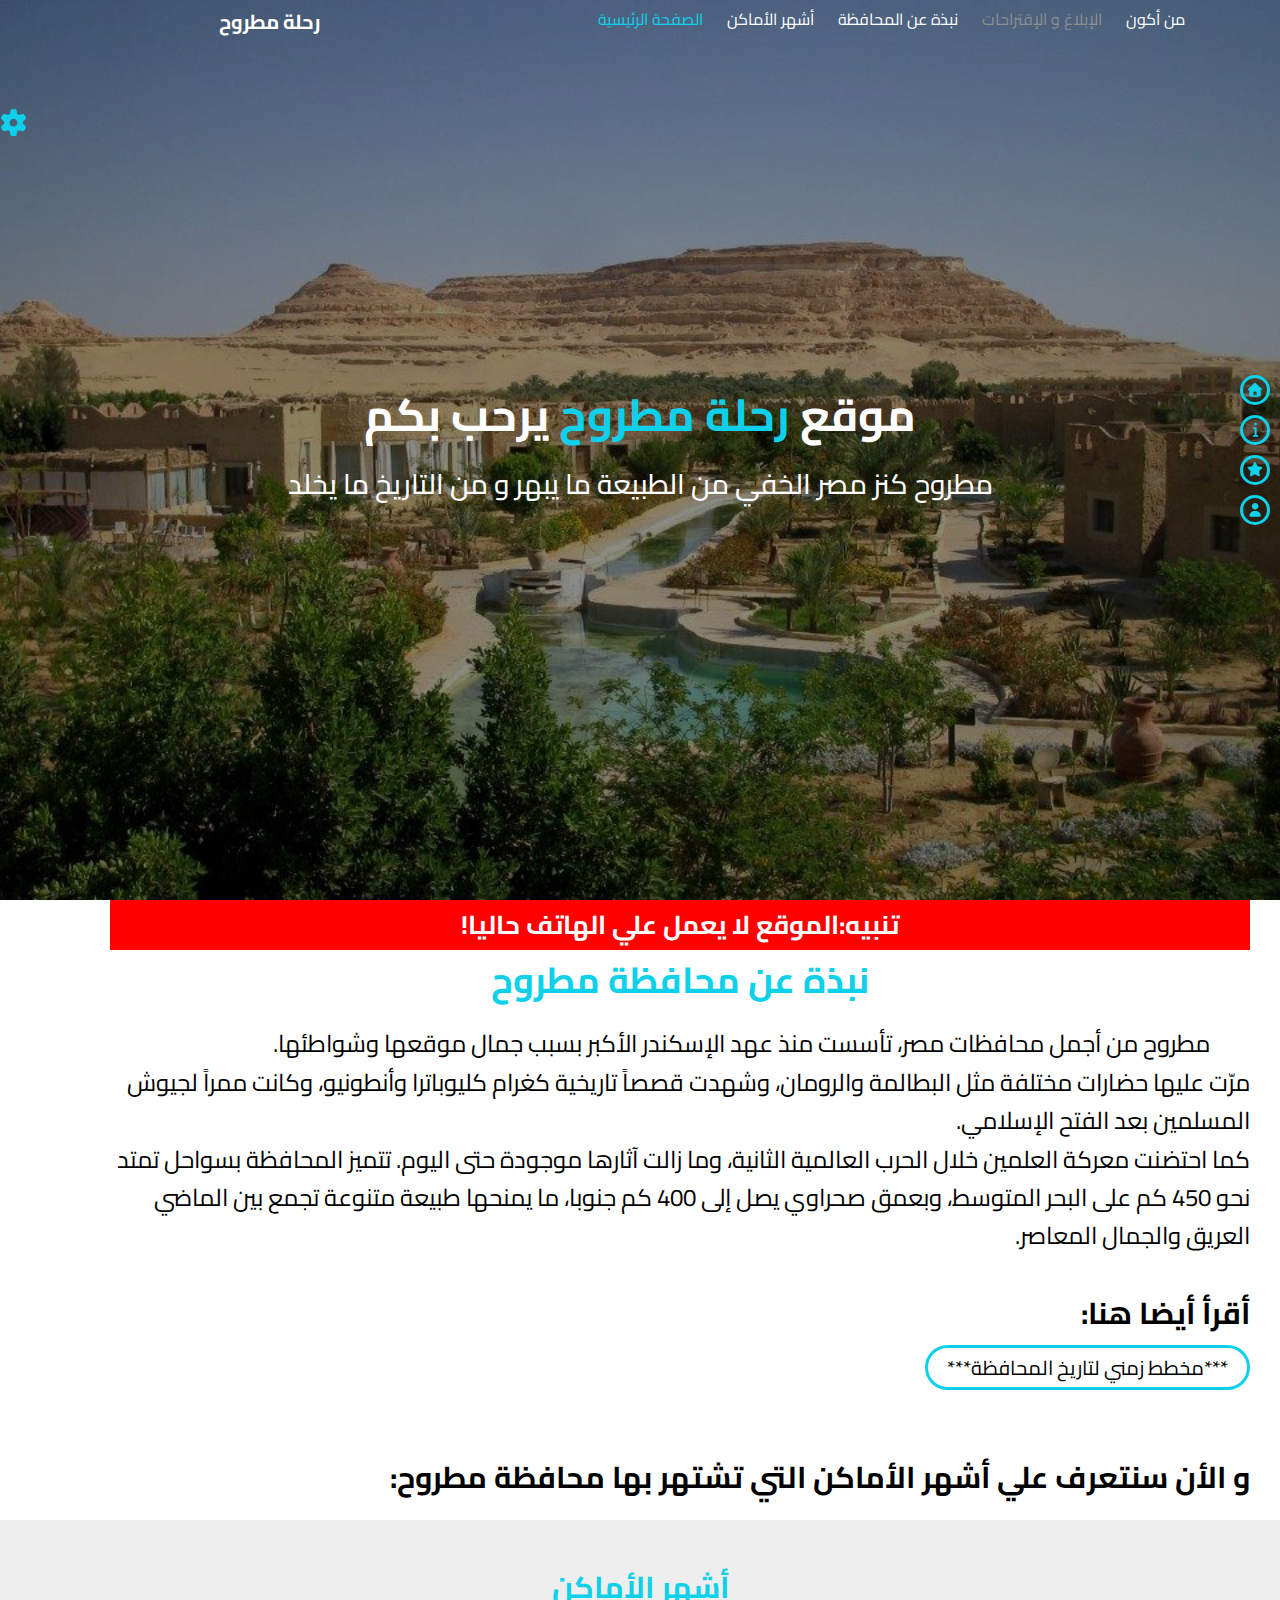
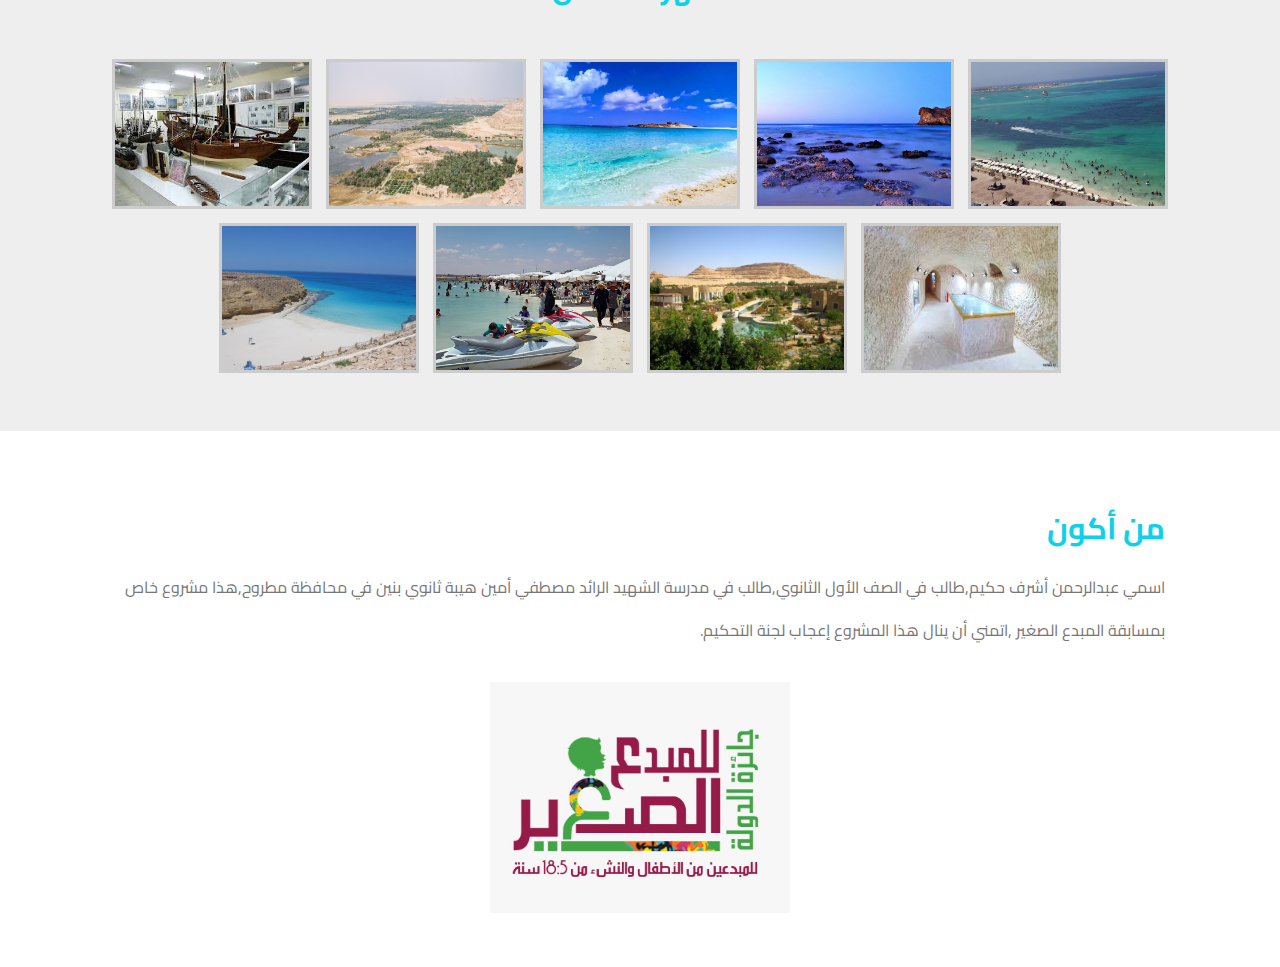
<file: index.html>
<!DOCTYPE html>
<html lang="ar">
<head>
    <meta charset="UTF-8">
    <meta http-equiv="X-UA-Compatible" content="IE=edge">
    <meta name="viewport" content="width=device-width, initial-scale=1.0">
    <!-- <link rel="icon" type="png" href="images/"> -->
    <!-- لكتابة وصف للموقع في محرك البحث -->
    <meta name="description" content="">
    <!-- كلمات مفتاحية يستخدمها الناس في محرك البحث تخص الموقع -->
    <meta name="keywords" content="">
    <!-- اسم المؤلف أو صاحب الموقع -->
    <meta name="author" content="Eg-School-team">
    <title>Matrouh travel/رحلة مطروح</title>
    <link rel="stylesheet" href="CSS/animate.min.css">
    <link rel="stylesheet" href="CSS/aos.css">
    <link rel="stylesheet" href="CSS/leaflet.css">
    <link rel="stylesheet" href="CSS/swiper.css">
    <link rel="stylesheet" href="CSS/fonts.css">
    <link rel="stylesheet" href="CSS/all.min.css">
    <link rel="stylesheet" href="CSS/normalize.css">
    <link rel="stylesheet" href="CSS/matroh.css">
</head>
<body>
<!-- setting-box start -->
<div class="setting-box">
  <div class="toggle-settings">
    <i class="fa fa-gear"></i>
  </div>
  <div class="setting-container">
    
    <div class="option-box">
      <h4>الألوان</h4>
      <ul class="colors-list">
        <li class="active" data-color="rgb(13, 209, 235)"></li>
        <li data-color="#ff0000"></li>
        <li data-color="#b91afb"></li>
        <li data-color="#3add12"></li>
        <li data-color="#ffc107"></li>
      </ul>
    </div>

    <div class="option-box">
      <h4>تغيير الخلفية</h4>
      <div class="option-btu">
        <span class="yes active" data-background="yes">نعم</span>
        <span class="no" data-background="no">لا</span>
      </div>
    </div>

    <div class="option-box">
      <h4>اظهار الإختصارات</h4>
      <div class="bullets-option">
        <span class="yes active" data-display="show">نعم</span>
        <span class="no" data-display="hide">لا</span>
      </div>
    </div>

    <button class="reset-options"> إعادة ضبط الإعدادات</button>

  </div>
</div>
<!-- setting-box end -->
<!-- start nav bullets -->
<div class="nav-bullets">
  <div class="bullet" data-section=".landing-page">
    <i class="icon fa fa-home"></i>
    <div class="nav-tooltip">الشاشة الرئيسية</div>
  </div>

  <div class="bullet" data-section=".matrouh-info">
    <i class="icon fa fa-info"></i>
    <div class="nav-tooltip">عن محافظة مطروح</div>
  </div>

  <div class="bullet" data-section=".FPM">
    <i class="icon fa fa-star"></i>
    <div class="nav-tooltip">أشهر الأماكن</div>
  </div>

  <div class="bullet" data-section=".about-us">
    <i class="icon  fas fa-user"></i>
    <div class="nav-tooltip">من أكون</div>
  </div>

</div>
<!-- end nav bullets -->
<!-- header start -->
<div class="landing-page">
  <div class="overlay"></div>
  <div class="my-container">
    <div class="header-area">
      <div class="links-container">
        <ul class="links">
          <li><a href="#" data-section=".about-us"> من أكون</a></li>
          <li><a href="#" data-section=".report" class="disable"> الإبلاغ و الإقتراحات</a></li>
          <li><a href="#" data-section=".matrouh-info">نبذة عن المحافظة</a></li>
          <li><a href="#" data-section=".FPM">أشهر الأماكن</a></li>
          <li><a href="#" data-section=".landing-page" class="active">الصفحة الرئيسية</a></li>
        </ul>
        <button class="toggle-menu">
          <span></span>
          <span></span>
          <span></span>
        </button>
      </div>
      <div class="logo">رحلة مطروح</div>
    </div>
  </div>
  <div class="introduction-text">
    <h1>موقع <span>رحلة مطروح</span> يرحب بكم</h1>
    <p>مطروح كنز مصر الخفي من الطبيعة ما يبهر و من التاريخ ما يخلد</p>
  </div>
</div>

<!-- header page end -->

<!-- Matrouh info start -->
<div class="matrouh-info">
  <div class="my-container">
    <div class="altbox">
      <p>تنبيه:الموقع لا يعمل علي الهاتف حاليا!</p>
    </div>
    <div class="text">
      <h1 class="h1">نبذة عن محافظة مطروح</h1>
    </div>
      <p class="p-1">مطروح من أجمل محافظات مصر، تأسست منذ عهد الإسكندر الأكبر بسبب جمال موقعها وشواطئها.<br>
        مرّت عليها حضارات مختلفة مثل البطالمة 
        والرومان، وشهدت قصصاً تاريخية كغرام كليوباترا
        وأنطونيو، وكانت ممراً لجيوش 
        المسلمين بعد الفتح الإسلامي.<br> كما احتضنت معركة العلمين خلال
        الحرب العالمية الثانية، وما زالت آثارها موجودة حتى اليوم.
        تتميز المحافظة بسواحل تمتد نحو 450 كم على البحر المتوسط، وبعمق صحراوي يصل إلى 400 كم جنوبا،
        ما يمنحها
        طبيعة متنوعة تجمع بين الماضي
        العريق والجمال المعاصر.
      </p>
      <p class="p-3">أقرأ أيضا هنا: </p>
      <a href="./Pages/TimeLine.html" class="button" target="_self" >***مخطط زمني لتاريخ المحافظة***</a>
      <p class="p-2">
        و الأن سنتعرف علي أشهر الأماكن التي تشتهر بها محافظة مطروح:
      </p>
  </div>
</div>
<!-- Matrouh info end -->

<!-- famous places start -->
<div class="FPM">
  <div class="my-container">
    <h2>أشهر الأماكن</h2>
    <div class="images-box">
      <img src="images/al-awam-beach-marsa-matrouh-3.jpg" alt="شاطئ العوام">
      <img src="images/Cleopatra-Beach-View.jpg" alt="شاطئ كليوباترا">
      <img src="images/Fayrouz-Beach-Marsa-Matrouh-2.jpg" alt="شاطئ فيروز">
      <img src="images/واحة_سيوة_2.jpeg" alt="واحة سيوة">
      <img src="images/Matruoh_museum.jpg" alt="متحف مطروح">
      <img src="images/Romel_cave_museum.jpg" alt="متحف كهف رومل">
      <img src="images/oasissiwah.jpeg" alt="منتجع بحيرة اليمام">
      <img src="images/Lagoon-beach-Marsa-Matruh.jpg" alt="شاطئ اللاغون">
      <img src="images/ageeba-Beach.jpg" alt="شاطئ عجيبة">
    </div>
  </div>
</div>
<!-- famous places end -->

<!-- About us start -->
<div class="about-us" >
  <div class="my-container">
    <div class="info-box">
      <h2>من أكون</h2>
      <p>اسمي عبدالرحمن أشرف حكيم,طالب في الصف الأول الثانوي,طالب في مدرسة
        الشهيد الرائد مصطفي أمين هيبة ثانوي بنين في محافظة مطروح,هذا مشروع خاص بمسابقة المبدع الصغير 
        ,اتمني أن ينال هذا المشروع إعجاب لجنة التحكيم.
      </p>
    </div>
    <div class="image-box">
      <img src="images/2025-07-20-10-24-18Prize-logo.jpg" alt="جائزة المبدع الصغير">
    </div>
  </div>
</div>
<!-- About us end -->
  <script src="JS/aos.js"></script>
  <script src="JS/bootstrap.min.js"></script>
  <script src="JS/leaflet.js"></script> 
  <Script src="JS/main.js"></Script>
</body>

</html>
</file>
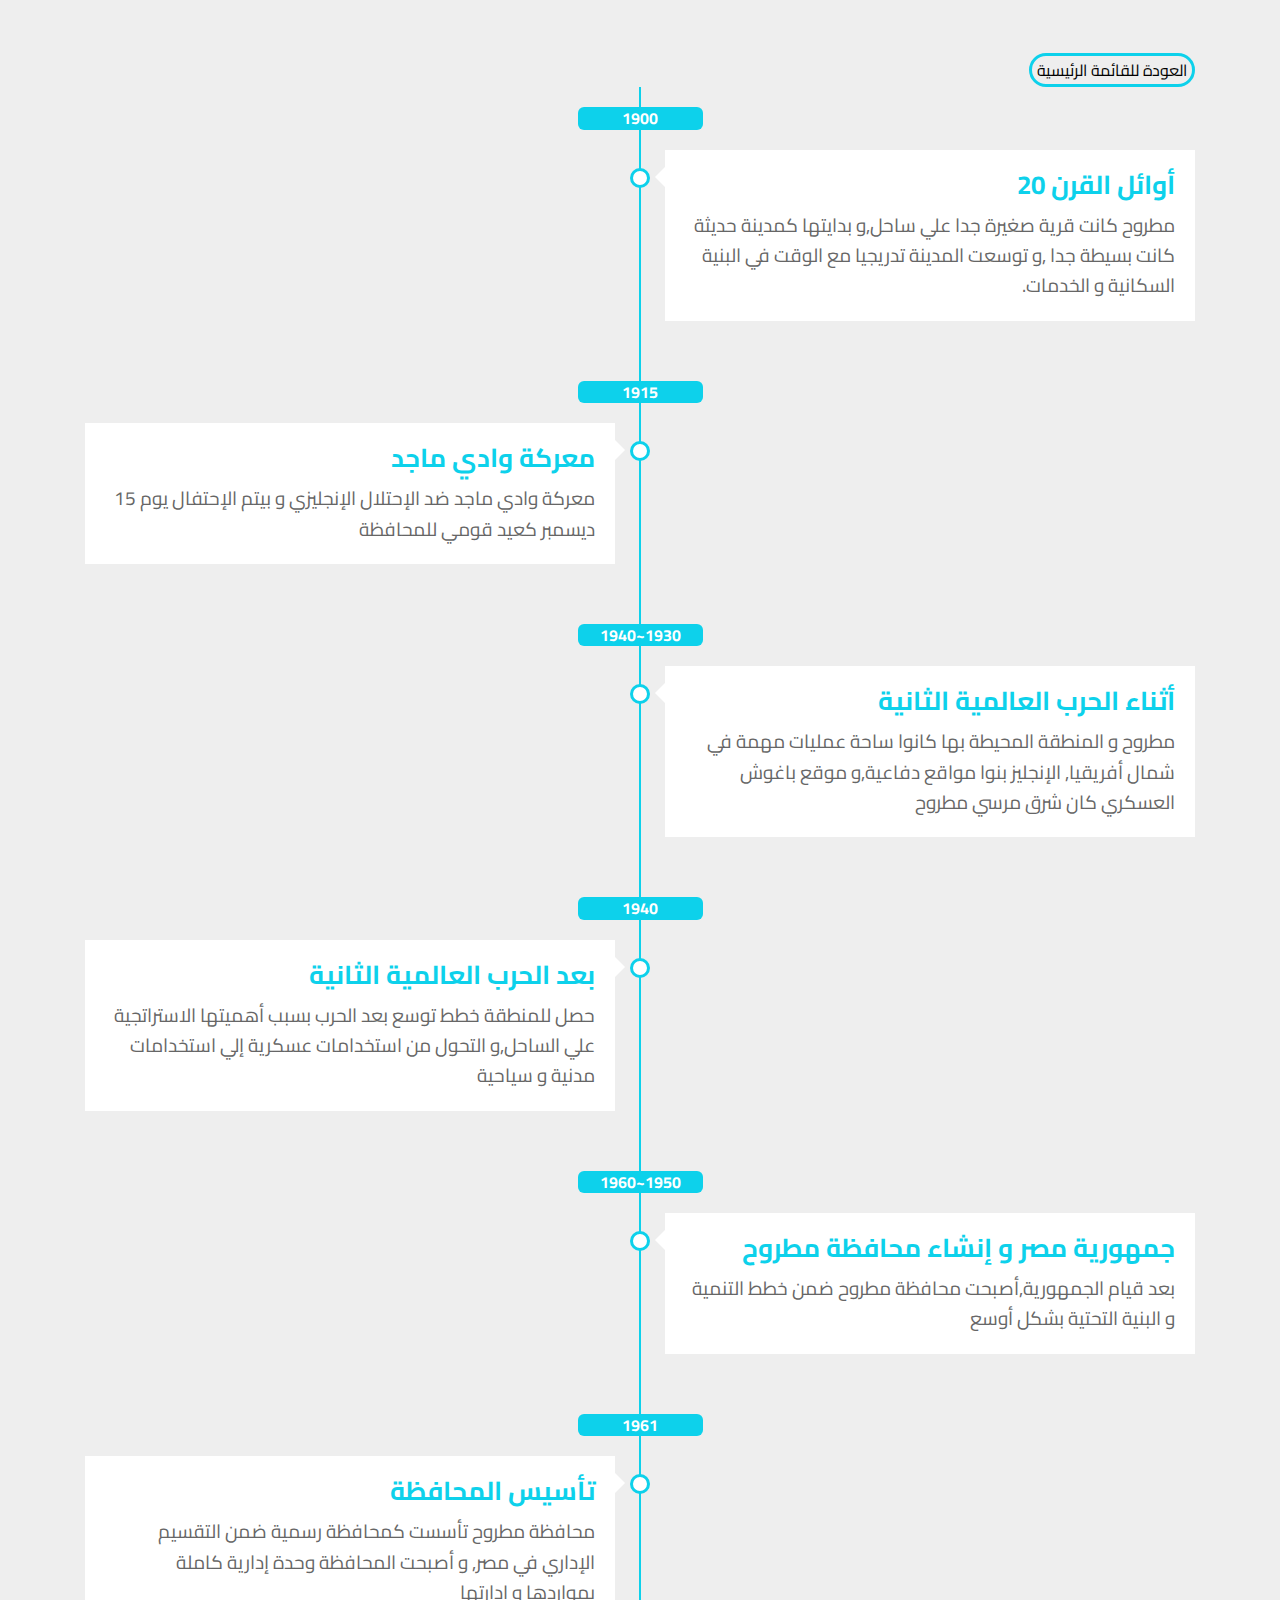
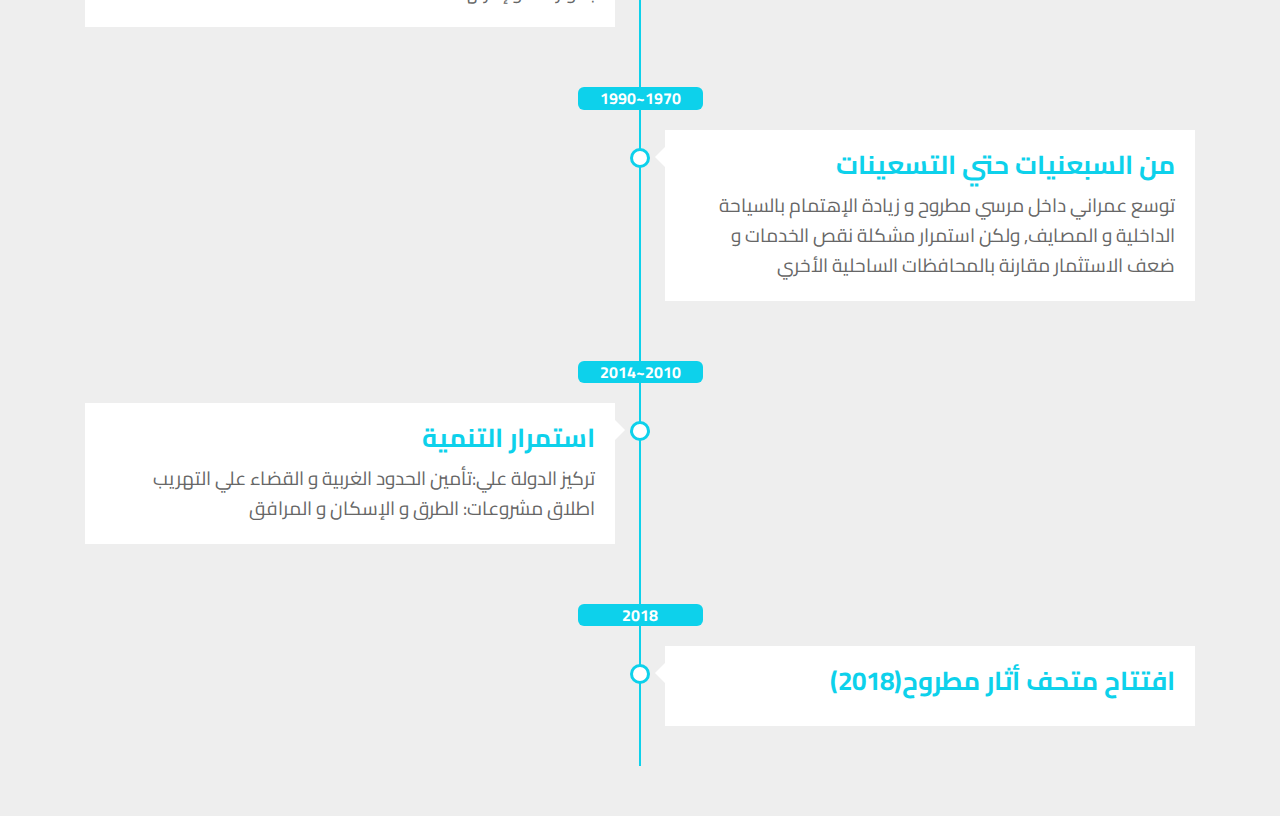
<file: Pages/TimeLine.html>
<!DOCTYPE html>
<html lang="ar">
<head>
    <meta charset="UTF-8">
    <meta http-equiv="X-UA-Compatible" content="IE=edge">
    <meta name="viewport" content="width=device-width, initial-scale=1.0">
    <title>مخطط زمني لتاريخ مطروح</title>
    <link rel="stylesheet" href="../CSS/matroh.css">
    <link rel="stylesheet" href="../CSS/animate.min.css">
    <link rel="stylesheet" href="../CSS/aos.css">
    <link rel="stylesheet" href="../CSS/leaflet.css">
    <link rel="stylesheet" href="../CSS/swiper.css">
    <link rel="stylesheet" href="../CSS/normalize.css">
    <link rel="stylesheet" href="../CSS/fonts.css">
    <link rel="stylesheet" href="../CSS/TimeLine.css">
</head>
<body>
    <!-- start time line -->
    <div class="timeline">
        <div class="my-container">
            <a href="../index.html" class="button">العودة للقائمة الرئيسية</a>
            <div class="timeline-content">
                
                <div class="year">1900</div>
                
                <div class="right">
                    <div class="content">
                        <h3>أوائل القرن 20</h3>
                        <p>مطروح كانت قرية صغيرة جدا علي ساحل,و بدايتها كمدينة حديثة كانت 
                            بسيطة جدا ,و توسعت المدينة تدريجيا مع الوقت في البنية السكانية و الخدمات.
                        </p>
                    </div>
                </div>
                
                <div class="clearfix"></div>

                <div class="year">1915</div>

                <div class="left">
                    <div class="content">
                        <h3>معركة وادي ماجد</h3>
                        <p>
                            معركة وادي ماجد ضد الإحتلال الإنجليزي و بيتم الإحتفال يوم 15 ديسمبر كعيد قومي للمحافظة
                        </p>
                    </div>
                </div>
                
                <div class="clearfix"></div>

                <div class="year">1930~1940</div>

                <div class="right">
                    <div class="content">
                        <h3>أثناء الحرب العالمية الثانية</h3>
                        <p>مطروح و المنطقة المحيطة بها كانوا ساحة عمليات مهمة في شمال أفريقيا,
                            الإنجليز بنوا مواقع دفاعية,و موقع باغوش العسكري كان شرق مرسي مطروح
                        </p>
                    </div>
                </div>

                <div class="clearfix"></div>

                <div class="year">1940</div>

                <div class="left">
                    <div class="content">
                        <h3>بعد الحرب العالمية الثانية</h3>
                        <p>حصل للمنطقة خطط توسع بعد الحرب بسبب أهميتها الاستراتجية علي الساحل,و التحول من استخدامات
                            عسكرية إلي استخدامات مدنية و سياحية
                        </p>
                    </div>
                </div>

                <div class="clearfix"></div>

                <div class="year">1950~1960</div>

                <div class="right">
                    <div class="content">
                        <h3>جمهورية مصر و إنشاء محافظة مطروح</h3>
                        <p>بعد قيام الجمهورية,أصبحت محافظة مطروح ضمن خطط التنمية و البنية التحتية بشكل أوسع</p>
                    </div>
                </div>

                <div class="clearfix"></div>

                <div class="year">1961</div>

                <div class="left">
                    <div class="content">
                        <h3>تأسيس المحافظة</h3>
                        <p>محافظة مطروح تأسست كمحافظة رسمية ضمن التقسيم الإداري في مصر, و 
                            أصبحت المحافظة وحدة إدارية كاملة بمواردها و إدارتها
                        </p>
                    </div>
                </div>

                <div class="clearfix"></div>

                <div class="year">1970~1990</div>

                <div class="right">
                    <div class="content">
                        <h3>من السبعنيات حتي التسعينات</h3>
                        <p>توسع عمراني داخل مرسي مطروح و زيادة الإهتمام بالسياحة الداخلية
                            و المصايف, ولكن استمرار مشكلة نقص الخدمات و ضعف الاستثمار مقارنة بالمحافظات 
                            الساحلية الأخري
                        </p>
                    </div>
                </div>

                <div class="clearfix"></div>

                <div class="year">2010~2014</div>

                <div class="left">
                    <div class="content">
                        <h3>استمرار التنمية</h3>
                        <p>تركيز الدولة علي:تأمين الحدود الغربية و القضاء علي التهريب<br>
                        اطلاق مشروعات:
                        الطرق و الإسكان و المرافق
                        </p>
                    </div>
                </div>

                <div class="clearfix"></div>

                <div class="year">2018</div>

                <div class="right">
                    <div class="content">
                        <h3>افتتاح متحف أثار مطروح(2018)</h3>
                    </div>
                </div>
            </div>
        </div>
    </div>
    <!-- end time line -->
    <script src="../JS/aos.js"></script>
    <script src="../JS/bootstrap.min.js"></script>
    <script src="../JS/leaflet.js"></script> 
    <script src="../JS/TimeLine.js"></script>
</body>
</html>
</file>
<file: CSS/leaflet.css>
/* required styles */

.leaflet-pane,
.leaflet-tile,
.leaflet-marker-icon,
.leaflet-marker-shadow,
.leaflet-tile-container,
.leaflet-pane > svg,
.leaflet-pane > canvas,
.leaflet-zoom-box,
.leaflet-image-layer,
.leaflet-layer {
	position: absolute;
	left: 0;
	top: 0;
	}
.leaflet-container {
	overflow: hidden;
	}
.leaflet-tile,
.leaflet-marker-icon,
.leaflet-marker-shadow {
	-webkit-user-select: none;
	   -moz-user-select: none;
	        user-select: none;
	  -webkit-user-drag: none;
	}
/* Prevents IE11 from highlighting tiles in blue */
.leaflet-tile::selection {
	background: transparent;
}
/* Safari renders non-retina tile on retina better with this, but Chrome is worse */
.leaflet-safari .leaflet-tile {
	image-rendering: -webkit-optimize-contrast;
	}
/* hack that prevents hw layers "stretching" when loading new tiles */
.leaflet-safari .leaflet-tile-container {
	width: 1600px;
	height: 1600px;
	-webkit-transform-origin: 0 0;
	}
.leaflet-marker-icon,
.leaflet-marker-shadow {
	display: block;
	}
/* .leaflet-container svg: reset svg max-width decleration shipped in Joomla! (joomla.org) 3.x */
/* .leaflet-container img: map is broken in FF if you have max-width: 100% on tiles */
.leaflet-container .leaflet-overlay-pane svg {
	max-width: none !important;
	max-height: none !important;
	}
.leaflet-container .leaflet-marker-pane img,
.leaflet-container .leaflet-shadow-pane img,
.leaflet-container .leaflet-tile-pane img,
.leaflet-container img.leaflet-image-layer,
.leaflet-container .leaflet-tile {
	max-width: none !important;
	max-height: none !important;
	width: auto;
	padding: 0;
	}

.leaflet-container img.leaflet-tile {
	/* See: https://bugs.chromium.org/p/chromium/issues/detail?id=600120 */
	mix-blend-mode: plus-lighter;
}

.leaflet-container.leaflet-touch-zoom {
	-ms-touch-action: pan-x pan-y;
	touch-action: pan-x pan-y;
	}
.leaflet-container.leaflet-touch-drag {
	-ms-touch-action: pinch-zoom;
	/* Fallback for FF which doesn't support pinch-zoom */
	touch-action: none;
	touch-action: pinch-zoom;
}
.leaflet-container.leaflet-touch-drag.leaflet-touch-zoom {
	-ms-touch-action: none;
	touch-action: none;
}
.leaflet-container {
	-webkit-tap-highlight-color: transparent;
}
.leaflet-container a {
	-webkit-tap-highlight-color: rgba(51, 181, 229, 0.4);
}
.leaflet-tile {
	filter: inherit;
	visibility: hidden;
	}
.leaflet-tile-loaded {
	visibility: inherit;
	}
.leaflet-zoom-box {
	width: 0;
	height: 0;
	-moz-box-sizing: border-box;
	     box-sizing: border-box;
	z-index: 800;
	}
/* workaround for https://bugzilla.mozilla.org/show_bug.cgi?id=888319 */
.leaflet-overlay-pane svg {
	-moz-user-select: none;
	}

.leaflet-pane         { z-index: 400; }

.leaflet-tile-pane    { z-index: 200; }
.leaflet-overlay-pane { z-index: 400; }
.leaflet-shadow-pane  { z-index: 500; }
.leaflet-marker-pane  { z-index: 600; }
.leaflet-tooltip-pane   { z-index: 650; }
.leaflet-popup-pane   { z-index: 700; }

.leaflet-map-pane canvas { z-index: 100; }
.leaflet-map-pane svg    { z-index: 200; }

.leaflet-vml-shape {
	width: 1px;
	height: 1px;
	}
.lvml {
	behavior: url(#default#VML);
	display: inline-block;
	position: absolute;
	}


/* control positioning */

.leaflet-control {
	position: relative;
	z-index: 800;
	pointer-events: visiblePainted; /* IE 9-10 doesn't have auto */
	pointer-events: auto;
	}
.leaflet-top,
.leaflet-bottom {
	position: absolute;
	z-index: 1000;
	pointer-events: none;
	}
.leaflet-top {
	top: 0;
	}
.leaflet-right {
	right: 0;
	}
.leaflet-bottom {
	bottom: 0;
	}
.leaflet-left {
	left: 0;
	}
.leaflet-control {
	float: left;
	clear: both;
	}
.leaflet-right .leaflet-control {
	float: right;
	}
.leaflet-top .leaflet-control {
	margin-top: 10px;
	}
.leaflet-bottom .leaflet-control {
	margin-bottom: 10px;
	}
.leaflet-left .leaflet-control {
	margin-left: 10px;
	}
.leaflet-right .leaflet-control {
	margin-right: 10px;
	}


/* zoom and fade animations */

.leaflet-fade-anim .leaflet-popup {
	opacity: 0;
	-webkit-transition: opacity 0.2s linear;
	   -moz-transition: opacity 0.2s linear;
	        transition: opacity 0.2s linear;
	}
.leaflet-fade-anim .leaflet-map-pane .leaflet-popup {
	opacity: 1;
	}
.leaflet-zoom-animated {
	-webkit-transform-origin: 0 0;
	    -ms-transform-origin: 0 0;
	        transform-origin: 0 0;
	}
svg.leaflet-zoom-animated {
	will-change: transform;
}

.leaflet-zoom-anim .leaflet-zoom-animated {
	-webkit-transition: -webkit-transform 0.25s cubic-bezier(0,0,0.25,1);
	   -moz-transition:    -moz-transform 0.25s cubic-bezier(0,0,0.25,1);
	        transition:         transform 0.25s cubic-bezier(0,0,0.25,1);
	}
.leaflet-zoom-anim .leaflet-tile,
.leaflet-pan-anim .leaflet-tile {
	-webkit-transition: none;
	   -moz-transition: none;
	        transition: none;
	}

.leaflet-zoom-anim .leaflet-zoom-hide {
	visibility: hidden;
	}


/* cursors */

.leaflet-interactive {
	cursor: pointer;
	}
.leaflet-grab {
	cursor: -webkit-grab;
	cursor:    -moz-grab;
	cursor:         grab;
	}
.leaflet-crosshair,
.leaflet-crosshair .leaflet-interactive {
	cursor: crosshair;
	}
.leaflet-popup-pane,
.leaflet-control {
	cursor: auto;
	}
.leaflet-dragging .leaflet-grab,
.leaflet-dragging .leaflet-grab .leaflet-interactive,
.leaflet-dragging .leaflet-marker-draggable {
	cursor: move;
	cursor: -webkit-grabbing;
	cursor:    -moz-grabbing;
	cursor:         grabbing;
	}

/* marker & overlays interactivity */
.leaflet-marker-icon,
.leaflet-marker-shadow,
.leaflet-image-layer,
.leaflet-pane > svg path,
.leaflet-tile-container {
	pointer-events: none;
	}

.leaflet-marker-icon.leaflet-interactive,
.leaflet-image-layer.leaflet-interactive,
.leaflet-pane > svg path.leaflet-interactive,
svg.leaflet-image-layer.leaflet-interactive path {
	pointer-events: visiblePainted; /* IE 9-10 doesn't have auto */
	pointer-events: auto;
	}

/* visual tweaks */

.leaflet-container {
	background: #ddd;
	outline-offset: 1px;
	}
.leaflet-container a {
	color: #0078A8;
	}
.leaflet-zoom-box {
	border: 2px dotted #38f;
	background: rgba(255,255,255,0.5);
	}


/* general typography */
.leaflet-container {
	font-family: "Helvetica Neue", Arial, Helvetica, sans-serif;
	font-size: 12px;
	font-size: 0.75rem;
	line-height: 1.5;
	}


/* general toolbar styles */

.leaflet-bar {
	box-shadow: 0 1px 5px rgba(0,0,0,0.65);
	border-radius: 4px;
	}
.leaflet-bar a {
	background-color: #fff;
	border-bottom: 1px solid #ccc;
	width: 26px;
	height: 26px;
	line-height: 26px;
	display: block;
	text-align: center;
	text-decoration: none;
	color: black;
	}
.leaflet-bar a,
.leaflet-control-layers-toggle {
	background-position: 50% 50%;
	background-repeat: no-repeat;
	display: block;
	}
.leaflet-bar a:hover,
.leaflet-bar a:focus {
	background-color: #f4f4f4;
	}
.leaflet-bar a:first-child {
	border-top-left-radius: 4px;
	border-top-right-radius: 4px;
	}
.leaflet-bar a:last-child {
	border-bottom-left-radius: 4px;
	border-bottom-right-radius: 4px;
	border-bottom: none;
	}
.leaflet-bar a.leaflet-disabled {
	cursor: default;
	background-color: #f4f4f4;
	color: #bbb;
	}

.leaflet-touch .leaflet-bar a {
	width: 30px;
	height: 30px;
	line-height: 30px;
	}
.leaflet-touch .leaflet-bar a:first-child {
	border-top-left-radius: 2px;
	border-top-right-radius: 2px;
	}
.leaflet-touch .leaflet-bar a:last-child {
	border-bottom-left-radius: 2px;
	border-bottom-right-radius: 2px;
	}

/* zoom control */

.leaflet-control-zoom-in,
.leaflet-control-zoom-out {
	font: bold 18px 'Lucida Console', Monaco, monospace;
	text-indent: 1px;
	}

.leaflet-touch .leaflet-control-zoom-in, .leaflet-touch .leaflet-control-zoom-out  {
	font-size: 22px;
	}


/* layers control */

.leaflet-control-layers {
	box-shadow: 0 1px 5px rgba(0,0,0,0.4);
	background: #fff;
	border-radius: 5px;
	}
.leaflet-control-layers-toggle {
	background-image: url(images/layers.png);
	width: 36px;
	height: 36px;
	}
.leaflet-retina .leaflet-control-layers-toggle {
	background-image: url(images/layers-2x.png);
	background-size: 26px 26px;
	}
.leaflet-touch .leaflet-control-layers-toggle {
	width: 44px;
	height: 44px;
	}
.leaflet-control-layers .leaflet-control-layers-list,
.leaflet-control-layers-expanded .leaflet-control-layers-toggle {
	display: none;
	}
.leaflet-control-layers-expanded .leaflet-control-layers-list {
	display: block;
	position: relative;
	}
.leaflet-control-layers-expanded {
	padding: 6px 10px 6px 6px;
	color: #333;
	background: #fff;
	}
.leaflet-control-layers-scrollbar {
	overflow-y: scroll;
	overflow-x: hidden;
	padding-right: 5px;
	}
.leaflet-control-layers-selector {
	margin-top: 2px;
	position: relative;
	top: 1px;
	}
.leaflet-control-layers label {
	display: block;
	font-size: 13px;
	font-size: 1.08333em;
	}
.leaflet-control-layers-separator {
	height: 0;
	border-top: 1px solid #ddd;
	margin: 5px -10px 5px -6px;
	}

/* Default icon URLs */
.leaflet-default-icon-path { /* used only in path-guessing heuristic, see L.Icon.Default */
	background-image: url(images/marker-icon.png);
	}


/* attribution and scale controls */

.leaflet-container .leaflet-control-attribution {
	background: #fff;
	background: rgba(255, 255, 255, 0.8);
	margin: 0;
	}
.leaflet-control-attribution,
.leaflet-control-scale-line {
	padding: 0 5px;
	color: #333;
	line-height: 1.4;
	}
.leaflet-control-attribution a {
	text-decoration: none;
	}
.leaflet-control-attribution a:hover,
.leaflet-control-attribution a:focus {
	text-decoration: underline;
	}
.leaflet-attribution-flag {
	display: inline !important;
	vertical-align: baseline !important;
	width: 1em;
	height: 0.6669em;
	}
.leaflet-left .leaflet-control-scale {
	margin-left: 5px;
	}
.leaflet-bottom .leaflet-control-scale {
	margin-bottom: 5px;
	}
.leaflet-control-scale-line {
	border: 2px solid #777;
	border-top: none;
	line-height: 1.1;
	padding: 2px 5px 1px;
	white-space: nowrap;
	-moz-box-sizing: border-box;
	     box-sizing: border-box;
	background: rgba(255, 255, 255, 0.8);
	text-shadow: 1px 1px #fff;
	}
.leaflet-control-scale-line:not(:first-child) {
	border-top: 2px solid #777;
	border-bottom: none;
	margin-top: -2px;
	}
.leaflet-control-scale-line:not(:first-child):not(:last-child) {
	border-bottom: 2px solid #777;
	}

.leaflet-touch .leaflet-control-attribution,
.leaflet-touch .leaflet-control-layers,
.leaflet-touch .leaflet-bar {
	box-shadow: none;
	}
.leaflet-touch .leaflet-control-layers,
.leaflet-touch .leaflet-bar {
	border: 2px solid rgba(0,0,0,0.2);
	background-clip: padding-box;
	}


/* popup */

.leaflet-popup {
	position: absolute;
	text-align: center;
	margin-bottom: 20px;
	}
.leaflet-popup-content-wrapper {
	padding: 1px;
	text-align: left;
	border-radius: 12px;
	}
.leaflet-popup-content {
	margin: 13px 24px 13px 20px;
	line-height: 1.3;
	font-size: 13px;
	font-size: 1.08333em;
	min-height: 1px;
	}
.leaflet-popup-content p {
	margin: 17px 0;
	margin: 1.3em 0;
	}
.leaflet-popup-tip-container {
	width: 40px;
	height: 20px;
	position: absolute;
	left: 50%;
	margin-top: -1px;
	margin-left: -20px;
	overflow: hidden;
	pointer-events: none;
	}
.leaflet-popup-tip {
	width: 17px;
	height: 17px;
	padding: 1px;

	margin: -10px auto 0;
	pointer-events: auto;

	-webkit-transform: rotate(45deg);
	   -moz-transform: rotate(45deg);
	    -ms-transform: rotate(45deg);
	        transform: rotate(45deg);
	}
.leaflet-popup-content-wrapper,
.leaflet-popup-tip {
	background: white;
	color: #333;
	box-shadow: 0 3px 14px rgba(0,0,0,0.4);
	}
.leaflet-container a.leaflet-popup-close-button {
	position: absolute;
	top: 0;
	right: 0;
	border: none;
	text-align: center;
	width: 24px;
	height: 24px;
	font: 16px/24px Tahoma, Verdana, sans-serif;
	color: #757575;
	text-decoration: none;
	background: transparent;
	}
.leaflet-container a.leaflet-popup-close-button:hover,
.leaflet-container a.leaflet-popup-close-button:focus {
	color: #585858;
	}
.leaflet-popup-scrolled {
	overflow: auto;
	}

.leaflet-oldie .leaflet-popup-content-wrapper {
	-ms-zoom: 1;
	}
.leaflet-oldie .leaflet-popup-tip {
	width: 24px;
	margin: 0 auto;

	-ms-filter: "progid:DXImageTransform.Microsoft.Matrix(M11=0.70710678, M12=0.70710678, M21=-0.70710678, M22=0.70710678)";
	filter: progid:DXImageTransform.Microsoft.Matrix(M11=0.70710678, M12=0.70710678, M21=-0.70710678, M22=0.70710678);
	}

.leaflet-oldie .leaflet-control-zoom,
.leaflet-oldie .leaflet-control-layers,
.leaflet-oldie .leaflet-popup-content-wrapper,
.leaflet-oldie .leaflet-popup-tip {
	border: 1px solid #999;
	}


/* div icon */

.leaflet-div-icon {
	background: #fff;
	border: 1px solid #666;
	}


/* Tooltip */
/* Base styles for the element that has a tooltip */
.leaflet-tooltip {
	position: absolute;
	padding: 6px;
	background-color: #fff;
	border: 1px solid #fff;
	border-radius: 3px;
	color: #222;
	white-space: nowrap;
	-webkit-user-select: none;
	-moz-user-select: none;
	-ms-user-select: none;
	user-select: none;
	pointer-events: none;
	box-shadow: 0 1px 3px rgba(0,0,0,0.4);
	}
.leaflet-tooltip.leaflet-interactive {
	cursor: pointer;
	pointer-events: auto;
	}
.leaflet-tooltip-top:before,
.leaflet-tooltip-bottom:before,
.leaflet-tooltip-left:before,
.leaflet-tooltip-right:before {
	position: absolute;
	pointer-events: none;
	border: 6px solid transparent;
	background: transparent;
	content: "";
	}

/* Directions */

.leaflet-tooltip-bottom {
	margin-top: 6px;
}
.leaflet-tooltip-top {
	margin-top: -6px;
}
.leaflet-tooltip-bottom:before,
.leaflet-tooltip-top:before {
	left: 50%;
	margin-left: -6px;
	}
.leaflet-tooltip-top:before {
	bottom: 0;
	margin-bottom: -12px;
	border-top-color: #fff;
	}
.leaflet-tooltip-bottom:before {
	top: 0;
	margin-top: -12px;
	margin-left: -6px;
	border-bottom-color: #fff;
	}
.leaflet-tooltip-left {
	margin-left: -6px;
}
.leaflet-tooltip-right {
	margin-left: 6px;
}
.leaflet-tooltip-left:before,
.leaflet-tooltip-right:before {
	top: 50%;
	margin-top: -6px;
	}
.leaflet-tooltip-left:before {
	right: 0;
	margin-right: -12px;
	border-left-color: #fff;
	}
.leaflet-tooltip-right:before {
	left: 0;
	margin-left: -12px;
	border-right-color: #fff;
	}

/* Printing */

@media print {
	/* Prevent printers from removing background-images of controls. */
	.leaflet-control {
		-webkit-print-color-adjust: exact;
		print-color-adjust: exact;
		}
	}
</file>
<file: CSS/fonts.css>
@font-face {
    font-family:"Cairo" ;
    src: url(/webfonts/Cairo-VariableFont_slnt\,wght.ttf);
}
</file>
<file: CSS/matroh.css>
*{
    margin: 0;
    padding: 0;
    box-sizing: border-box;
}

:root{
    --main-color:  rgb(13, 209, 235); 
    --main-color-2: #ffffff
}

@font-face{
    font-family: "Cairo",sans-serif;
    src: url(../webfonts/Cairo-VariableFont_slnt\,wght.ttf);
}

html{
    scroll-behavior: smooth;
    font: size 16px;
    direction: rtl;
    font-family: "Cairo",sans-serif;
}


link{
    text-decoration: none;
    color: inherit;
}

ul,
ol{
    list-style: none;
}

button{
    border: none;
    cursor: pointer;
    background: none;
}

.my-container {
    padding-left: 15px;
    padding-right: 15px;
    margin:auto
}


/*setting-box start*/

.setting-box{
    position: fixed;
    left: -200px;
    top: 0;
    background-color: #e0e0e0;
    z-index: 1000;
    min-height: 100vh;
    width: 200px;
    transition: 0.3s;
    border: 2px solid rgb(100, 99, 99);
}

.setting-box.open{
    left: 0;
}

.setting-box .toggle-settings{
    position: absolute;
    right: 0;
    top: 100px;
    background-color: transparent;
    text-align: center;
    right: -30px;
    cursor: pointer;
}

.setting-box .toggle-settings .fa-gear{
    padding: 8px 0;
    width: 30px;
    color: var(--main-color);
    font-size: 25px;
}

.setting-box .option-box{
    padding: 10px;
    text-align: center;
    background-color: #eee;
    margin: 10px;
}

.setting-box .option-box h4{
    margin: 0;
    color: var(--main-color);
    font-size: 16px;
    font-family: "Cairo",sans-serif;
    font-weight: bold;
    
}

.setting-box .option-box .colors-list{
    list-style: none;
    text-align: center;
    padding: 0;
    margin: 13px 0 0;
}

.setting-box .option-box .colors-list li{
    width: 24px;
    height: 24px;
    background-color: #333;
    border-radius: 50%;
    cursor: pointer;
    display: inline-block;
    border: 3px solid #eee;
    -webkit-border-radius: 50%;
    -moz-border-radius: 50%;
    -ms-border-radius: 50%;
    -o-border-radius: 50%;
}

.setting-box .option-box .colors-list li.active{
    border-color: #222;
}

.setting-box .option-box .colors-list li:first-child {
    background-color: rgb(13, 209, 235);
}
.setting-box .option-box .colors-list li:nth-child(2){
    background-color: #ff0000;
}
.setting-box .option-box .colors-list li:nth-child(3){
    background-color: #b91afb;
}
.setting-box .option-box .colors-list li:nth-child(4) {
    background-color: #3add12;
}
.setting-box .option-box .colors-list li:nth-child(5){
    background-color: #ffc107;
}

.setting-box .option-box .yes,
.setting-box .option-box .no{
    width: 50px;
    background-color: var(--main-color);
    color: #ffffff;
    margin-top: 15px;
    display: inline-block;
    font-size: 12px;
    padding: 4px 10px;
    font-weight: bold;
    border-radius: 4px;
    opacity: 0.5;
    cursor: pointer;
    -webkit-border-radius: 4px;
    -moz-border-radius: 4px;
    -ms-border-radius: 4px;
    -o-border-radius: 4px;
}

.setting-box .option-box span.active {
    opacity: 1;
}

.setting-box .reset-options {
    border: none;
    width: 178px;
    margin: 10px auto;
    display: block;
    color: #ffffff;
    font-weight: bold;
    font-family: 'Cairo', sans-serif;
    padding: 10px;
    border-radius: 4px;
    background-color: #f44336;
    cursor: pointer;
    -webkit-border-radius: 4px;
    -moz-border-radius: 4px;
    -ms-border-radius: 4px;
    -o-border-radius: 4px;
}
/* start nav bullets */

.nav-bullets {
    position: fixed;
    right: 0;
    top: 50%;
    transform: translateY(-50%);
    width: 50px;
    z-index: 1000;
    -webkit-transform: translateY(-50%);
    -moz-transform: translateY(-50%);
    -ms-transform: translateY(-50%);
    -o-transform: translateY(-50%);
}

.nav-bullets .bullet {
    width: 30px;
    height: 30px;
    border:3px solid var(--main-color);
    margin: 10px auto;
    border-radius: 50%;
    cursor: pointer;
    position: relative;
    display: flex;
    align-items: center;
    justify-content: center;
    -webkit-border-radius: 50%;
    -moz-border-radius: 50%;
    -ms-border-radius: 50%;
    -o-border-radius: 50%;
}

.bullet .icon {
    color: var(--main-color);
    /* Remove the absolute positioning, top, and right */
    position: static; 
    /* This line makes the click "pass through" to the bullet */
    pointer-events: none; 
    font-size: 14px;
}

.nav-bullets .bullet:hover .nav-tooltip{
    display: block;
}

.nav-bullets .bullet .nav-tooltip {
    background-color: var(--main-color);
    width: 100px;
    color: #ffffff;
    padding: 8px 10px;
    position: absolute;
    right: 40px;
    top: -7px;
    text-align: center;
    cursor: default;
    pointer-events: none;
    display: none;
    z-index: 5;
}

.nav-bullets .bullet .nav-tooltip::before {
    content: "";
    border-style: solid;
    border-color: transparent transparent transparent var(--main-color);
    border-width: 10px;
    position: absolute;
    width: 0px;
    height: 0px;
    top: 3px;
    right: -27px;
}

/* end nav bullets */

/* setting-box end  */

/* landing-page start */
.landing-page{
    min-height: 100vh;
    background-image: url(/images/oasissiwah.jpeg);
    background-size: cover;
    position: relative;
}

.header-area .links li a.disable{
    color: #8f8f8f;
}

.header-area .links li a.disable:hover{
    color: #8f8f8f;
    cursor: default;
}

.landing-page .overlay{
    background-color: rgba(0, 0, 0, 0.45);
    position: absolute;
    width: 100%;
    height: 100%;
    left: 0;
    top: 0;
    z-index: 1;
}

.landing-page .my-container{
    position: relative;
    z-index: 9999;
}

.header-area{
    position: relative;
    z-index: 2;
    color: white ;
    display: flex;
    padding: 10px;
}

.header-area .logo{
    width: 300px;
    padding: 15px;
    font-weight: bold;
    font-size: 20px;
    padding-top: 0;
    padding-bottom: 0;
}

.header-area .links-container{
    width: 100%;
    text-align: right;
}

.header-area .links{
    list-style: none;
    padding: 0;
    padding-left: 0;
}

.header-area .links li{
    display: inline-block;
    margin-left: 20px;
}

.header-area .links li a{
    color: #ffffff;
    text-decoration: none;
    transition: 80ms;
}

.header-area .links li a:hover,
.header-area .links li a.active{
    color: var(--main-color);
}

.header-area .toggle-menu:focus{
    outline: none;
}

.header-area .toggle-menu {
    background: none;
    border: none;
    width: 40px;
    display: none;
    margin-top: 15px;
    cursor: pointer;
    position: relative;
}

.header-area .toggle-menu.menu-active::before{
    content: '';
    border-width: 10px;
    border-style: solid;
    border-color: transparent transparent #ffffff transparent ;
    position: absolute;
    bottom: -15px;
    left: 10px;

}

.header-area .toggle-menu span {
    display: block;
    background-color: #ffffff;
    height: 4px;
    margin-bottom: 4px;
}

.introduction-text{
    position: absolute;
    left: 50%;
    top: 50%;
    width: 95%;
    transform: translate(-50%, -50%);
    z-index: 2;
    color: white;
    text-align: center;
    font-family: "Cairo",sans-serif;
    -webkit-transform: translate(-50%, -50%);
    -moz-transform: translate(-50%, -50%);
    -ms-transform: translate(-50%, -50%);
    -o-transform: translate(-50%, -50%);
}

.introduction-text h1{
    font-weight: bold;
    font-size: 45px;
    margin: 0 0 17px;
}

@media (max-width: 575px) {

    .introduction-text h1{
        font-size: 28px;
    }
}

.introduction-text h1 span{
    color: var(--main-color);
}

.introduction-text p{
    font-weight: 500;
    font-size: 28px;
    line-height: 1.9;
    margin: 0;
}

@media (max-width: 575px) {

    .introduction-text p{
        font-size: 18px;
    }
}
/*landing-page end */

/* matrouh-info start */

.matrouh-info .my-container {
    background-color: rgb(255, 255, 255);
    margin: 0 30px 0 30px;
    padding: 0;
    position: relative;
}

.matrouh-info .altbox {
    background-color: #ff0000;
    color: #ffffff;
}

.matrouh-info .altbox p {
    text-align: center;
    font-weight: bold;
    font-size: 26px;
    padding: 10px;
}


.matrouh-info .h1{
    margin-top: 0;
    padding-top: 10px;
    font-family: "Cairo",sans-serif;
    font-size: 36px;
    font-weight: bold;
    text-align: center;
    color: var(--main-color);
}

.matrouh-info .p-1{
    font-size: 24px;
    font-weight: 400;
    text-indent: 40px;
    font-family: "Cairo",sans-serif;
    line-height: 1.6;
}

.matrouh-info .p-2{
    font-size: 30px;
    font-family: "Cairo",sans-serif;
    font-weight: bold;
    padding-bottom: 15px;
    margin-top: 130px;
    margin-bottom: 10px;
}

.matrouh-info .p-3 {
    font-size: 30px;
    font-family: 'Cairo', sans-serif;
    font-weight: bold;
    margin-top: 40px;
}

.matrouh-info .button{
    border: 3px solid var(--main-color);
    border-radius: 30px;
    width: 325px;
    text-decoration: none;
    color: #000000;
    position: absolute;
    padding: 8px;
    font-size: 20px;
    margin-top: 15px;
    text-align: center;
    -webkit-border-radius: 30px;
    -moz-border-radius: 30px;
    -ms-border-radius: 30px;
    -o-border-radius: 30px;
}

.matrouh-info .button:hover{
    background-color: var(--main-color);
    color: #ffffff;
    transition: 0.3s;
}

/* matrouh-info end */

/* famous places start */
.FPM {
    background-color: #eee;
    padding-top: 50px;
    padding-bottom: 50px;
    text-align: center;
}
.FPM h2 {
    font-weight: bold;
    font-size: 30px;
    font-family: "Cairo",sans-serif;
    color: var(--main-color);
    margin: 0 0 50px;
    text-align: center;
}
.FPM .images-box {
    text-align: center;
}
.FPM .images-box img {
    width: 200px;
    height: 150px;
    padding: 3px;
    background-color: #ccc;
    border: 1 solid #ccc;
    margin: 5px;
    cursor: pointer;
}

.popup-overlay {
    position: fixed;
    background-color: rgba(0, 0, 0, .7);
    left: 0;
    top: 0;
    width: 100%;
    height: 100%;
    z-index: 9999;
}

.popup-box {
    position: fixed;
    left: 50%;
    top: 50%;
    transform: translate(-50%, -50%);
    background-color: #ffffff;
    border: 1px solid #ccc;
    padding: 20px;
    z-index: 10000;
    -webkit-transform: translate(-50%, -50%);
    -moz-transform: translate(-50%, -50%);
    -ms-transform: translate(-50%, -50%);
    -o-transform: translate(-50%, -50%);
}

.popup-box h3 {
    font-weight: bold;
    font-family: "Cairo", sans-serif;
    text-align: center;
    margin: 0 0 20px;
    color: var(--main-color);
}

.close-button {
    position: absolute;
    top: -15px;
    right: -15px;
    background-color: var(--main-color);
    width: 40px;
    height: 40px;
    line-height: 40px;
    text-align: center;
    font-size: 20px;
    font-family: Arial, Tahoma;
    color: #ffffff;
    border-radius: 50%;
    cursor: pointer;
    -webkit-border-radius: 50%;
    -moz-border-radius: 50%;
    -ms-border-radius: 50%;
    -o-border-radius: 50%;
}

.popup-box img{
    width: 550px;
    height: 300px;
}
/* famous places end */

/* about us start */
.about-us {
    padding-top: 50px;
    padding-bottom: 50px;
    display: flex;
}

@media (max-width: 767px) {
    .about-us {
        display: block;
        text-align: center;
    }
}

.about-us .info-box{
    flex: 1;
    padding: 30px;
}

@media (max-width: 767px)  {
    .about-us .info-box {
        padding: 0;
    }
}

.about-us .info-box h2{
    font-weight: bold;
    font-size: 30px;
    font-family: "Cairo",sans-serif;
    color: var(--main-color);
    margin: 0 0 20px ;
    background:none
}
.about-us .info-box p{
    line-height: 2.7;
    color: #767676;
    margin: 0;
}

.about-us .image-box{
    flex: 1;
    text-align: center;
}
.about-us .image-box img{
    width: 300px;
}
/* about us end */


/* start grid system */

@media (min-width: 576px) {
    .my-container {
        max-width: 540px;
    }
}

@media (min-width: 768px) {
    .my-container {
        max-width: 720px;
    }
}

@media (min-width: 992px) {
    .my-container {
        max-width: 960px;
    }
}

@media (min-width: 1200px) {
    .my-container {
        max-width: 1140px;
    }
}


@media (max-width: 991px) {
    .header-area .links {
        display: none;
    }

    .header-area .links.open {
        background-color: #ffffff;
        display: block;
        position: absolute;
        left: 0;
        top: 64px;
        width: 100%;
        border-radius: 4px;
        text-align: right;
        -webkit-border-radius: 4px;
        -moz-border-radius: 4px;
        -ms-border-radius: 4px;
        -o-border-radius: 4px;
}

    .header-area .links.open li {
        display: block;
        margin: 10px;
    }


    .header-area .links.open li a {
        color: var(--main-color);
        font-weight: bold;
    }

    .header-area .toggle-menu {
        display: inline-block;
    }


}
</file>
<file: CSS/TimeLine.css>
:root{
    --main-color:  rgb(13, 209, 235); 
    --main-color-2: #ffffff
}

@font-face{
    font-family: "Cairo",sans-serif;
    src: url(../webfonts/Cairo-VariableFont_slnt\,wght.ttf);
}


.timeline {
    padding-top: 50px;
    padding-bottom: 50px;
    background-color: #eee;
}

.timeline .timeline-content {
    position: relative;
    overflow: hidden;
}

.my-container .button {
    text-decoration: none;
    border: solid 3px var(--main-color);
    border-radius: 50px;
    margin-top: 3px;
    padding: 5px;
    display: inline-block;
    color: black;
}

.my-container .button:hover {
    background-color: var(--main-color);
    color: #ffffff;
    transition: 0.3s;
}

.timeline .timeline-content:before{
    content: '';
    width: 2px;
    height: 100%;
    background-color: var(--main-color);
    position: absolute;
    left: 50%;
    margin-left: -1px;
    top: 0;
}

.timeline .timeline-content .year{
    margin: 20px auto;
    width: 125px;
    text-align: center;
    background-color: var(--main-color);
    position: relative;
    z-index: 2;
    border-radius: 6px;
    color: #ffffff;
    padding: 2px 5px;
    font-weight: bold;
}

.timeline .timeline-content .left,
.timeline .timeline-content .right {
    width: calc(50% - 25px);
    margin-bottom: 40px;
    position: relative;
}

.timeline .timeline-content .left {
    float: left;
}

.timeline .timeline-content .left::before{
    right: -35px;
}

.timeline .timeline-content .right {
    float: right;
}

.timeline .timeline-content .right::before{
    left: -35px;
}


.timeline .timeline-content .right::before,
.timeline .timeline-content .left::before {
    content: '';
    width: 14px;
    height: 14px;
    background-color: #ffffff;
    border: 3px solid var(--main-color);
    position: absolute;
    border-radius: 50%;
    top: 18px;
}

.timeline .timeline-content .content {
    padding: 20px;
    background-color: #ffffff;
}

.timeline .timeline-content .content h3 {
    font-weight: bold;
    color: var(--main-color);
    margin: 0 0 10px;
    font-size: 26px;
}

.timeline .timeline-content .content p {
    color: #666;
    margin: 0;
    line-height: 1.6;
    font-size: 19px;
}

.clearfix {
    clear: both;
}

.timeline .timeline-content .left .content::before,
.timeline .timeline-content .right .content::before{
    content: '';
    border-style: solid;
    border-width: 10px;
    height: 0;
    width: 0;
    position: absolute;
}

.timeline .timeline-content .left .content::before {
    border-color: transparent transparent transparent #ffffff;
    right: -20px;
    top: 17px;
}

.timeline .timeline-content .right .content::before {
    border-color: transparent #ffffff transparent transparent ;
    left: -20px;
    top: 17px;
}
</file>
